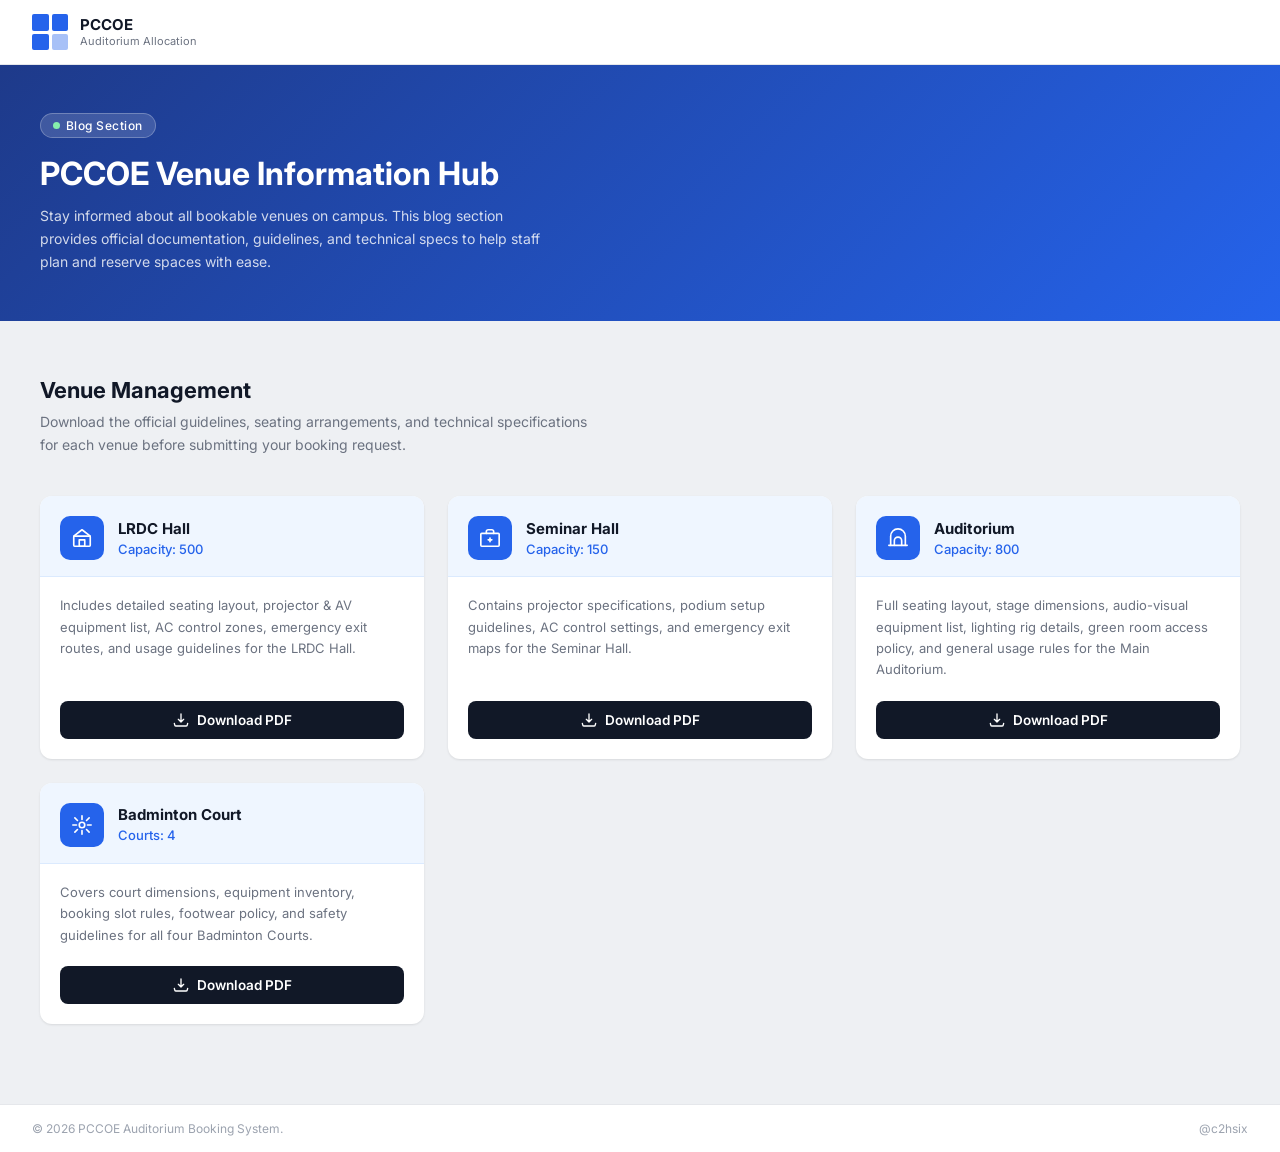
<file: BLOG_new.html>
<!DOCTYPE html>
<html lang="en">
<head>
  <meta charset="UTF-8" />
  <meta name="viewport" content="width=device-width, initial-scale=1.0"/>
  <title>Supporting Documents – PCCOE Auditorium Booking</title>
  <link rel="preconnect" href="https://fonts.googleapis.com">
  <link href="https://fonts.googleapis.com/css2?family=Inter:wght@400;500;600;700&display=swap" rel="stylesheet">
  <style>
    *, *::before, *::after { box-sizing: border-box; margin: 0; padding: 0; }

    :root {
      --bg: #eef0f3;
      --white: #ffffff;
      --primary: #2563eb;
      --primary-dark: #1d4ed8;
      --text-dark: #111827;
      --text-mid: #374151;
      --text-muted: #6b7280;
      --text-caption: #9ca3af;
      --border: #e5e7eb;
      --card-bg: #f9fafb;
      --icon-bg: #2563eb;
      --btn-bg: #111827;
      --btn-hover: #1f2937;
      --capacity-color: #2563eb;
    }

    body {
      font-family: 'Inter', sans-serif;
      background-color: var(--bg);
      color: var(--text-dark);
      min-height: 100vh;
      display: flex;
      flex-direction: column;
    }

    /* ── NAV ── */
    nav {
      background: var(--white);
      border-bottom: 1px solid var(--border);
      padding: 14px 32px;
      display: flex;
      align-items: center;
      gap: 12px;
    }

    .nav-logo-icon {
      width: 36px;
      height: 36px;
      display: grid;
      grid-template-columns: 1fr 1fr;
      gap: 3px;
    }
    .nav-logo-icon span {
      display: block;
      background: var(--primary);
      border-radius: 2px;
    }
    .nav-logo-icon span:last-child {
      background: var(--primary);
      opacity: 0.45;
    }

    .nav-brand h1 { font-size: 15px; font-weight: 700; color: var(--text-dark); line-height: 1.2; }
    .nav-brand p  { font-size: 11px; color: var(--text-muted); }

    /* ── MAIN ── */
    main {
      flex: 1;
      padding: 56px 40px 80px;
      max-width: 1280px;
      width: 100%;
      margin: 0 auto;
    }

    /* ── HERO ── */
    .hero {
      background: linear-gradient(135deg, #1e3a8a 0%, #2563eb 100%);
      padding: 48px 40px;
      color: white;
    }
    .hero-inner { max-width: 1280px; margin: 0 auto; }
    .hero-badge {
      display: inline-flex;
      align-items: center;
      gap: 6px;
      background: rgba(255,255,255,0.15);
      border: 1px solid rgba(255,255,255,0.25);
      border-radius: 20px;
      padding: 4px 12px;
      font-size: 12px;
      font-weight: 500;
      letter-spacing: 0.04em;
      margin-bottom: 16px;
    }
    .hero-badge::before {
      content: '';
      width: 7px; height: 7px;
      background: #86efac;
      border-radius: 50%;
    }
    .hero h2 { font-size: 32px; font-weight: 700; margin-bottom: 10px; line-height: 1.25; }
    .hero p  { font-size: 14px; opacity: 0.8; max-width: 520px; line-height: 1.65; }

    .page-header { margin-bottom: 40px; }
    .page-header h2 { font-size: 22px; font-weight: 700; color: var(--text-dark); margin-bottom: 8px; }
    .page-header p  { font-size: 14px; color: var(--text-muted); max-width: 560px; line-height: 1.6; }

    /* ── GRID ── */
    .cards-grid {
      display: grid;
      grid-template-columns: repeat(auto-fill, minmax(290px, 1fr));
      gap: 24px;
    }

    /* ── CARD ── */
    .card {
      background: var(--white);
      border-radius: 12px;
      overflow: hidden;
      box-shadow: 0 1px 3px rgba(0,0,0,0.06), 0 1px 2px rgba(0,0,0,0.04);
      display: flex;
      flex-direction: column;
      transition: box-shadow 0.2s ease, transform 0.2s ease;
    }
    .card:hover {
      box-shadow: 0 6px 20px rgba(0,0,0,0.10);
      transform: translateY(-2px);
    }

    /* top accent strip */
    .card-header {
      background: #eff6ff;
      padding: 20px 20px 16px;
      display: flex;
      align-items: center;
      gap: 14px;
      border-bottom: 1px solid #dbeafe;
    }

    .card-icon {
      width: 44px;
      height: 44px;
      background: var(--icon-bg);
      border-radius: 10px;
      display: flex;
      align-items: center;
      justify-content: center;
      flex-shrink: 0;
    }
    .card-icon svg { width: 22px; height: 22px; fill: none; stroke: white; stroke-width: 1.8; stroke-linecap: round; stroke-linejoin: round; }

    .card-title h3  { font-size: 15px; font-weight: 700; color: var(--text-dark); }
    .card-title span { font-size: 13px; color: var(--capacity-color); font-weight: 500; }

    /* body */
    .card-body {
      padding: 18px 20px 20px;
      flex: 1;
    }
    .card-body p {
      font-size: 13px;
      color: var(--text-muted);
      line-height: 1.65;
    }

    /* download btn */
    .card-footer { padding: 0 20px 20px; }
    .btn-download {
      display: flex;
      align-items: center;
      justify-content: center;
      gap: 8px;
      width: 100%;
      padding: 11px 0;
      background: var(--btn-bg);
      color: #fff;
      border: none;
      border-radius: 8px;
      font-size: 13.5px;
      font-weight: 600;
      cursor: pointer;
      text-decoration: none;
      transition: background 0.18s ease;
      font-family: inherit;
    }
    .btn-download:hover { background: var(--btn-hover); }
    .btn-download svg { width: 16px; height: 16px; fill: none; stroke: white; stroke-width: 2; stroke-linecap: round; stroke-linejoin: round; }

    /* ── FOOTER ── */
    footer {
      border-top: 1px solid var(--border);
      background: var(--white);
      padding: 16px 32px;
      display: flex;
      justify-content: space-between;
      align-items: center;
    }
    footer span { font-size: 12px; color: var(--text-caption); }

    /* ── RESPONSIVE ── */
    @media (max-width: 680px) {
      main { padding: 32px 20px 60px; }
      .cards-grid { grid-template-columns: 1fr; }
    }
  </style>
</head>
<body>

  <!-- NAV -->
  <nav>
    <div class="nav-logo-icon">
      <span></span><span></span>
      <span></span><span style="opacity:.4"></span>
    </div>
    <div class="nav-brand">
      <h1>PCCOE</h1>
      <p>Auditorium Allocation</p>
    </div>
  </nav>

  <!-- HERO -->
  <div class="hero">
    <div class="hero-inner">
      <div class="hero-badge">Blog Section</div>
      <h2>PCCOE Venue Information Hub</h2>
      <p>Stay informed about all bookable venues on campus. This blog section provides official documentation, guidelines, and technical specs to help staff plan and reserve spaces with ease.</p>
    </div>
  </div>

  <!-- MAIN -->
  <main>
    <div class="page-header">
      <h2>Venue Management</h2>
      <p>Download the official guidelines, seating arrangements, and technical specifications for each venue before submitting your booking request.</p>
    </div>

    <div class="cards-grid">

      <!-- Card 1 – LRDC Hall -->
      <div class="card">
        <div class="card-header">
          <div class="card-icon">
            <!-- building/hall icon -->
            <svg viewBox="0 0 24 24"><rect x="3" y="10" width="18" height="11" rx="1"/><path d="M3 10l9-7 9 7"/><rect x="9" y="14" width="6" height="7"/></svg>
          </div>
          <div class="card-title">
            <h3>LRDC Hall</h3>
            <span>Capacity: 500</span>
          </div>
        </div>
        <div class="card-body">
          <p>Includes detailed seating layout, projector & AV equipment list, AC control zones, emergency exit routes, and usage guidelines for the LRDC Hall.</p>
        </div>
        <div class="card-footer">
          <a href="docs/lrdc-hall.pdf" class="btn-download">
            <svg viewBox="0 0 24 24"><path d="M12 15V3m0 12l-4-4m4 4l4-4"/><path d="M2 17l.621 2.485A2 2 0 004.561 21h14.878a2 2 0 001.94-1.515L22 17"/></svg>
            Download PDF
          </a>
        </div>
      </div>

      <!-- Card 2 – Seminar Hall -->
      <div class="card">
        <div class="card-header">
          <div class="card-icon">
            <svg viewBox="0 0 24 24"><rect x="2" y="7" width="20" height="14" rx="1"/><path d="M16 7V5a2 2 0 00-2-2h-4a2 2 0 00-2 2v2"/><line x1="12" y1="12" x2="12" y2="16"/><line x1="10" y1="14" x2="14" y2="14"/></svg>
          </div>
          <div class="card-title">
            <h3>Seminar Hall</h3>
            <span>Capacity: 150</span>
          </div>
        </div>
        <div class="card-body">
          <p>Contains projector specifications, podium setup guidelines, AC control settings, and emergency exit maps for the Seminar Hall.</p>
        </div>
        <div class="card-footer">
          <a href="docs/seminar-hall.pdf" class="btn-download">
            <svg viewBox="0 0 24 24"><path d="M12 15V3m0 12l-4-4m4 4l4-4"/><path d="M2 17l.621 2.485A2 2 0 004.561 21h14.878a2 2 0 001.94-1.515L22 17"/></svg>
            Download PDF
          </a>
        </div>
      </div>

      <!-- Card 3 – Auditorium -->
      <div class="card">
        <div class="card-header">
          <div class="card-icon">
            <svg viewBox="0 0 24 24"><path d="M2 20h20"/><path d="M4 20V10a8 8 0 0116 0v10"/><path d="M8 20v-5a4 4 0 018 0v5"/></svg>
          </div>
          <div class="card-title">
            <h3>Auditorium</h3>
            <span>Capacity: 800</span>
          </div>
        </div>
        <div class="card-body">
          <p>Full seating layout, stage dimensions, audio-visual equipment list, lighting rig details, green room access policy, and general usage rules for the Main Auditorium.</p>
        </div>
        <div class="card-footer">
          <a href="docs/auditorium.pdf" class="btn-download">
            <svg viewBox="0 0 24 24"><path d="M12 15V3m0 12l-4-4m4 4l4-4"/><path d="M2 17l.621 2.485A2 2 0 004.561 21h14.878a2 2 0 001.94-1.515L22 17"/></svg>
            Download PDF
          </a>
        </div>
      </div>

      <!-- Card 4 – Badminton Court -->
      <div class="card">
        <div class="card-header">
          <div class="card-icon">
            <svg viewBox="0 0 24 24"><circle cx="12" cy="12" r="3"/><path d="M12 2v4M12 18v4M4.22 4.22l2.83 2.83M16.95 16.95l2.83 2.83M2 12h4M18 12h4M4.22 19.78l2.83-2.83M16.95 7.05l2.83-2.83"/></svg>
          </div>
          <div class="card-title">
            <h3>Badminton Court</h3>
            <span>Courts: 4</span>
          </div>
        </div>
        <div class="card-body">
          <p>Covers court dimensions, equipment inventory, booking slot rules, footwear policy, and safety guidelines for all four Badminton Courts.</p>
        </div>
        <div class="card-footer">
          <a href="docs/badminton-court.pdf" class="btn-download">
            <svg viewBox="0 0 24 24"><path d="M12 15V3m0 12l-4-4m4 4l4-4"/><path d="M2 17l.621 2.485A2 2 0 004.561 21h14.878a2 2 0 001.94-1.515L22 17"/></svg>
            Download PDF
          </a>
        </div>
      </div>

    </div><!-- /cards-grid -->
  </main>

  <!-- FOOTER -->
  <footer>
    <span>© 2026 PCCOE Auditorium Booking System.</span>
    <span>@c2hsix</span>
  </footer>

</body>
</html>
</file>
